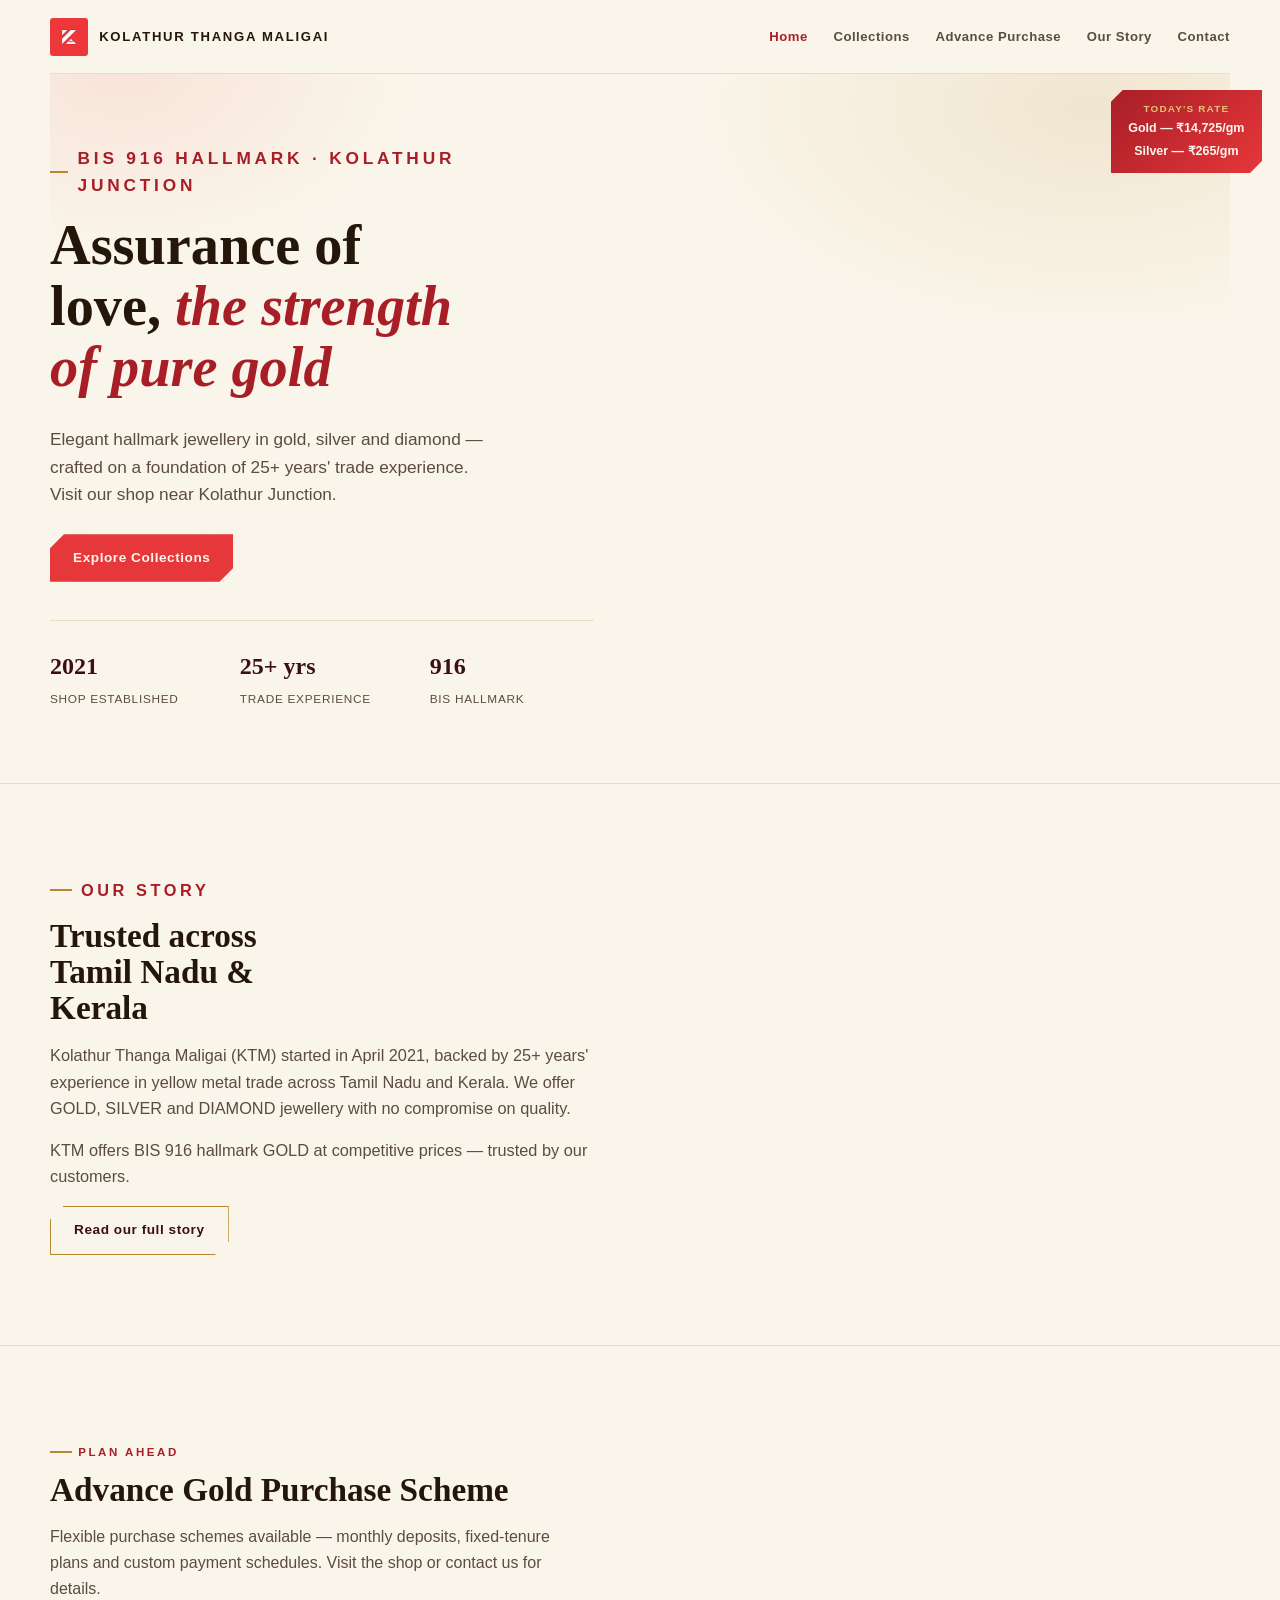
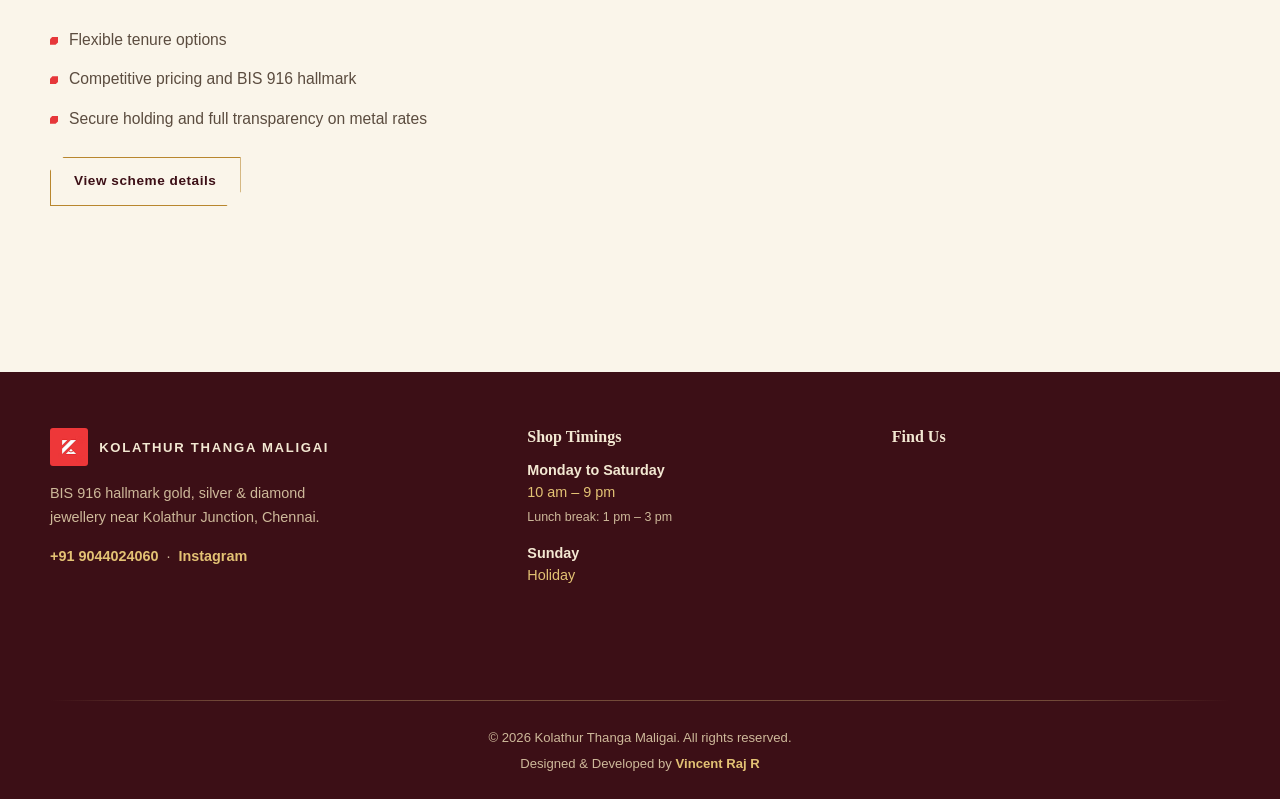
<file: index.html>
<!doctype html>
<html lang="en">
<head>
  <meta charset="utf-8" />
  <meta name="viewport" content="width=device-width,initial-scale=1" />
  <title>KOLATHUR THANGA MALIGAI</title>
  <link rel="preconnect" href="https://fonts.googleapis.com">
  <link rel="preconnect" href="https://fonts.gstatic.com" crossorigin>
  <link href="https://fonts.googleapis.com/css2?family=Cormorant+Garamond:ital,wght@0,500;0,600;0,700;1,500;1,600&family=Manrope:wght@500;600;700;800&display=swap" rel="stylesheet">
  <meta http-equiv="Content-Security-Policy" content="default-src 'self'; script-src 'self'; style-src 'self' 'unsafe-inline' https://fonts.googleapis.com; font-src https://fonts.gstatic.com; img-src 'self' data: https://images.unsplash.com; frame-src https://www.google.com; connect-src 'self' https://script.google.com; base-uri 'self'; form-action 'self';">
  <link rel="icon" type="image/png" href="logo.png">
  <link rel="stylesheet" href="styles.css">
</head>
<body>
  <header class="site-header">
    <div class="brand">
      <img src="logo.png" class="site-logo" alt="KTM logo">
      <div class="brand-text">Kolathur Thanga Maligai</div>
    </div>
    <nav class="nav">
      <a href="index.html" aria-current="page">Home</a>
      <a href="collections.html">Collections</a>
      <a href="advancegoldpurchasescheme.html">Advance Purchase</a>
      <a href="ourstory.html">Our Story</a>
      <a href="contact.html">Contact</a>
    </nav>
    <button class="nav-toggle" aria-label="Toggle menu" aria-expanded="false">☰</button>
  </header>

<div class="rate-badge" aria-hidden="true">
    <span class="rate-badge-title">Today's Rate</span>
    <span class="rate-badge-line gold"></span>
    <span class="rate-badge-line silver"></span>
  </div>

  <main>
    <section class="hero">
      <div class="container">
        <p class="eyebrow">BIS 916 Hallmark · Kolathur Junction</p>
        <h1>Assurance of love, <em>the strength of pure gold</em></h1>
        <p>Elegant hallmark jewellery in gold, silver and diamond — crafted on a foundation of 25+ years' trade experience. Visit our shop near Kolathur Junction.</p>
        <a class="btn" href="collections.html">Explore Collections</a>

        <div class="hero-tag">
          <div><strong>2021</strong><span>Shop established</span></div>
          <div><strong>25+ yrs</strong><span>Trade experience</span></div>
          <div><strong>916</strong><span>BIS hallmark</span></div>
        </div>
      </div>
    </section>

    <section id="about" class="about">
      <div class="container">
        <p class="eyebrow">Our Story</p>
        <h2>Trusted across Tamil Nadu &amp; Kerala</h2>
        <p>Kolathur Thanga Maligai (KTM) started in April 2021, backed by 25+ years' experience in yellow metal trade across Tamil Nadu and Kerala. We offer GOLD, SILVER and DIAMOND jewellery with no compromise on quality.</p>
        <p>KTM offers BIS 916 hallmark GOLD at competitive prices — trusted by our customers.</p>
        <a class="btn ghost" href="ourstory.html">Read our full story</a>
      </div>
    </section>

    <section id="purchase" class="purchase">
      <div class="container">
        <p class="eyebrow">Plan Ahead</p>
        <h2>Advance Gold Purchase Scheme</h2>
        <p>Flexible purchase schemes available — monthly deposits, fixed-tenure plans and custom payment schedules. Visit the shop or contact us for details.</p>
        <ul>
          <li>Flexible tenure options</li>
          <li>Competitive pricing and BIS 916 hallmark</li>
          <li>Secure holding and full transparency on metal rates</li>
        </ul>
        <br>
        <a class="btn ghost" href="advancegoldpurchasescheme.html">View scheme details</a>
      </div>
    </section>

    <!-- Contact & map moved to contact.html -->
  </main>

    <!-- Footer -->
<footer class="site-footer">
  <div class="footer-top">
    <div class="footer-brand">
      <div class="brand">
        <img src="logo.png" class="site-logo" alt="KTM logo">
        <div class="brand-text">Kolathur Thanga Maligai</div>
      </div>
      <p>BIS 916 hallmark gold, silver &amp; diamond jewellery near Kolathur Junction, Chennai.</p>
      <p class="footer-contact">
        <a href="tel:+91-09044024060">+91 9044024060</a>
        &nbsp;·&nbsp;
        <a href="https://www.instagram.com/kolathurthangamaligai/" target="_blank" rel="noopener">Instagram</a>
      </p>
    </div>
    <div class="footer-hours">
      <h3>Shop Timings</h3>
      <p><strong>Monday to Saturday</strong><span class="footer-hours-time">10 am – 9 pm</span><span class="footer-hours-note">Lunch break: 1 pm – 3 pm</span></p>
      <p><strong>Sunday</strong><span class="footer-hours-time">Holiday</span></p>
    </div>
    <div class="footer-map">
      <h3>Find Us</h3>
      <iframe
        src="https://www.google.com/maps/embed?pb=!1m18!1m12!1m3!1d3551.6532694494067!2d80.21641027465382!3d13.126443387203274!2m3!1f0!2f0!3f0!3m2!1i1024!2i768!4f13.1!3m3!1m2!1s0x3a52658e2895fca9%3A0xc379febebfebbcc2!2sKolathur%20Thanga%20Maligai!5e1!3m2!1sen!2sin!4v1787400267834!5m2!1sen!2sin"
        loading="lazy"
        referrerpolicy="no-referrer-when-downgrade"
        title="Kolathur Thanga Maligai location map">
      </iframe>
    </div>
  </div>

  <hr class="divider footer-divider">

  <div class="footer-bottom">
    <p>&copy; 2026 Kolathur Thanga Maligai. All rights reserved.</p>
    <p>Designed &amp; Developed by <a href="https://www.linkedin.com/in/vincentrajr/" target="_blank" rel="noopener noreferrer">Vincent Raj R</a></p>
  </div>
</footer>

<script src="rates.js"></script>
<script src="main.js"></script>
</body>
</html>
</file>
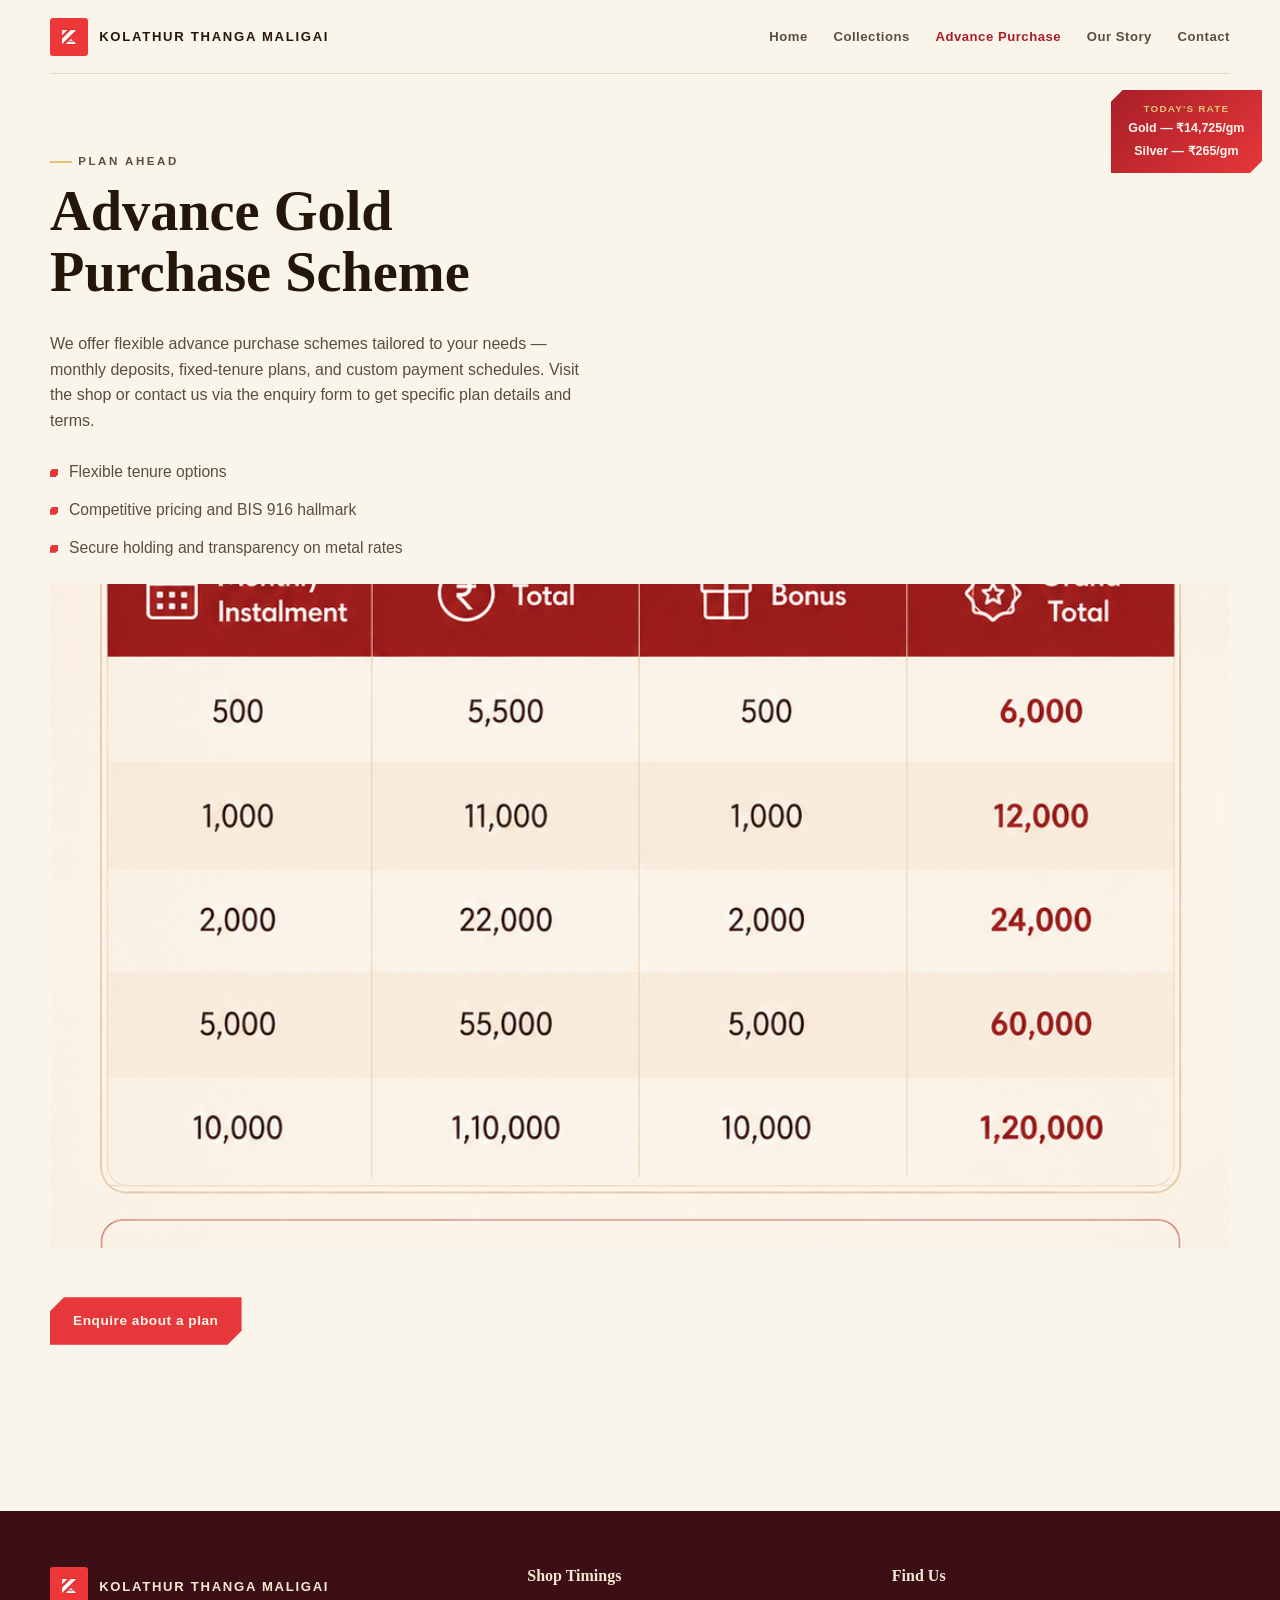
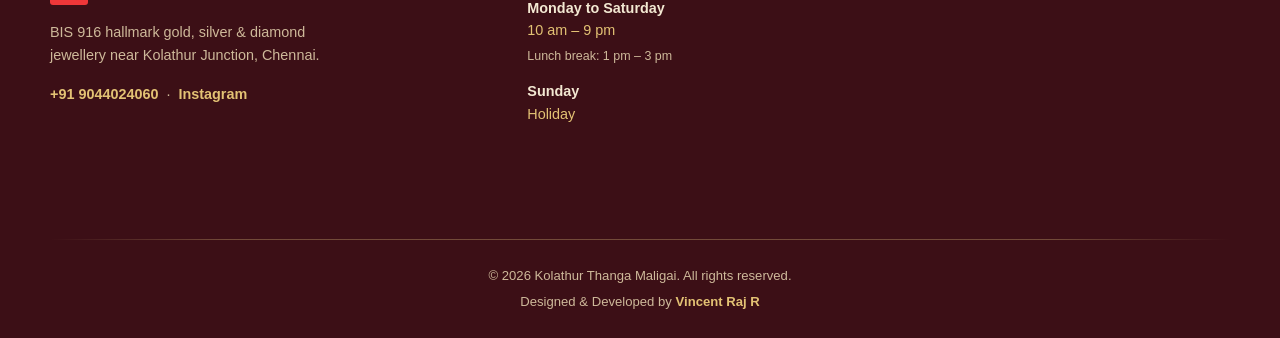
<file: advancegoldpurchasescheme.html>
<!doctype html>
<html lang="en">
<head>
  <meta charset="utf-8" />
  <meta name="viewport" content="width=device-width,initial-scale=1" />
  <title>Advance Gold Purchase Scheme — KTM</title>
  <link rel="preconnect" href="https://fonts.googleapis.com">
  <link rel="preconnect" href="https://fonts.gstatic.com" crossorigin>
  <link href="https://fonts.googleapis.com/css2?family=Cormorant+Garamond:ital,wght@0,500;0,600;0,700;1,500;1,600&family=Manrope:wght@500;600;700;800&display=swap" rel="stylesheet">
  <meta http-equiv="Content-Security-Policy" content="default-src 'self'; script-src 'self'; style-src 'self' 'unsafe-inline' https://fonts.googleapis.com; font-src https://fonts.gstatic.com; img-src 'self' data: https://images.unsplash.com; frame-src https://www.google.com; connect-src 'self' https://script.google.com; base-uri 'self'; form-action 'self';">
  <link rel="icon" type="image/png" href="logo.png">
  <link rel="stylesheet" href="styles.css">
</head>
<body>
  <header class="site-header">
    <div class="brand">
      <img src="logo.png" class="site-logo" alt="KTM logo">
      <div class="brand-text">Kolathur Thanga Maligai</div>
    </div>
    <nav class="nav">
      <a href="index.html">Home</a>
      <a href="collections.html">Collections</a>
      <a href="advancegoldpurchasescheme.html" aria-current="page">Advance Purchase</a>
      <a href="ourstory.html">Our Story</a>
      <a href="contact.html">Contact</a>
    </nav>
    <button class="nav-toggle" aria-label="Toggle menu" aria-expanded="false">☰</button>
  </header>

  <div class="rate-badge" aria-hidden="true">
    <span class="rate-badge-title">Today's Rate</span>
    <span class="rate-badge-line gold"></span>
    <span class="rate-badge-line silver"></span>
  </div>

  <main class="purchase-page">
    <section class="purchase">
      <div class="container">
        <p class="eyebrow">Plan Ahead</p>
        <h1>Advance Gold Purchase Scheme</h1>
        <p>We offer flexible advance purchase schemes tailored to your needs — monthly deposits, fixed-tenure plans, and custom payment schedules. Visit the shop or contact us via the enquiry form to get specific plan details and terms.</p>
        <ul>
          <li>Flexible tenure options</li>
          <li>Competitive pricing and BIS 916 hallmark</li>
          <li>Secure holding and transparency on metal rates</li>
        </ul>
        <picture>
          <source media="(max-width: 600px)" srcset="scheme-plan-phone.jpg">
          <img src="scheme-plan.jpg" alt="Advance Gold Purchase Scheme plan" style="width:100%; aspect-ratio:16/9; object-fit:cover; display:block; margin:1.5rem 0; border-radius:2px;">
        </picture>
        <style>
          @media (max-width: 600px){
            picture img{ aspect-ratio: 3/4 !important; object-fit: contain !important; background: var(--ivory-deep); }
          }
        </style>
        <br>
        <a class="btn" href="contact.html">Enquire about a plan</a>
      </div>
    </section>
  </main>

  <footer class="site-footer">
  <div class="footer-top">
    <div class="footer-brand">
      <div class="brand">
        <img src="logo.png" class="site-logo" alt="KTM logo">
        <div class="brand-text">Kolathur Thanga Maligai</div>
      </div>
      <p>BIS 916 hallmark gold, silver &amp; diamond jewellery near Kolathur Junction, Chennai.</p>
      <p class="footer-contact">
        <a href="tel:+91-09044024060">+91 9044024060</a>
        &nbsp;·&nbsp;
        <a href="https://www.instagram.com/kolathurthangamaligai/" target="_blank" rel="noopener">Instagram</a>
      </p>
    </div>
    <div class="footer-hours">
      <h3>Shop Timings</h3>
      <p><strong>Monday to Saturday</strong><span class="footer-hours-time">10 am – 9 pm</span><span class="footer-hours-note">Lunch break: 1 pm – 3 pm</span></p>
      <p><strong>Sunday</strong><span class="footer-hours-time">Holiday</span></p>
    </div>
    <div class="footer-map">
      <h3>Find Us</h3>
      <iframe
        src="https://www.google.com/maps/embed?pb=!1m18!1m12!1m3!1d3551.6532694494067!2d80.21641027465382!3d13.126443387203274!2m3!1f0!2f0!3f0!3m2!1i1024!2i768!4f13.1!3m3!1m2!1s0x3a52658e2895fca9%3A0xc379febebfebbcc2!2sKolathur%20Thanga%20Maligai!5e1!3m2!1sen!2sin!4v1787400267834!5m2!1sen!2sin"
        loading="lazy"
        referrerpolicy="no-referrer-when-downgrade"
        title="Kolathur Thanga Maligai location map">
      </iframe>
    </div>
  </div>

  <hr class="divider footer-divider">

  <div class="footer-bottom">
    <p>&copy; 2026 Kolathur Thanga Maligai. All rights reserved.</p>
    <p>Designed &amp; Developed by <a href="https://www.linkedin.com/in/vincentrajr/" target="_blank" rel="noopener noreferrer">Vincent Raj R</a></p>
  </div>
</footer>
  <script src="rates.js"></script>
  <script src="main.js"></script>
</body>
</html>
</file>
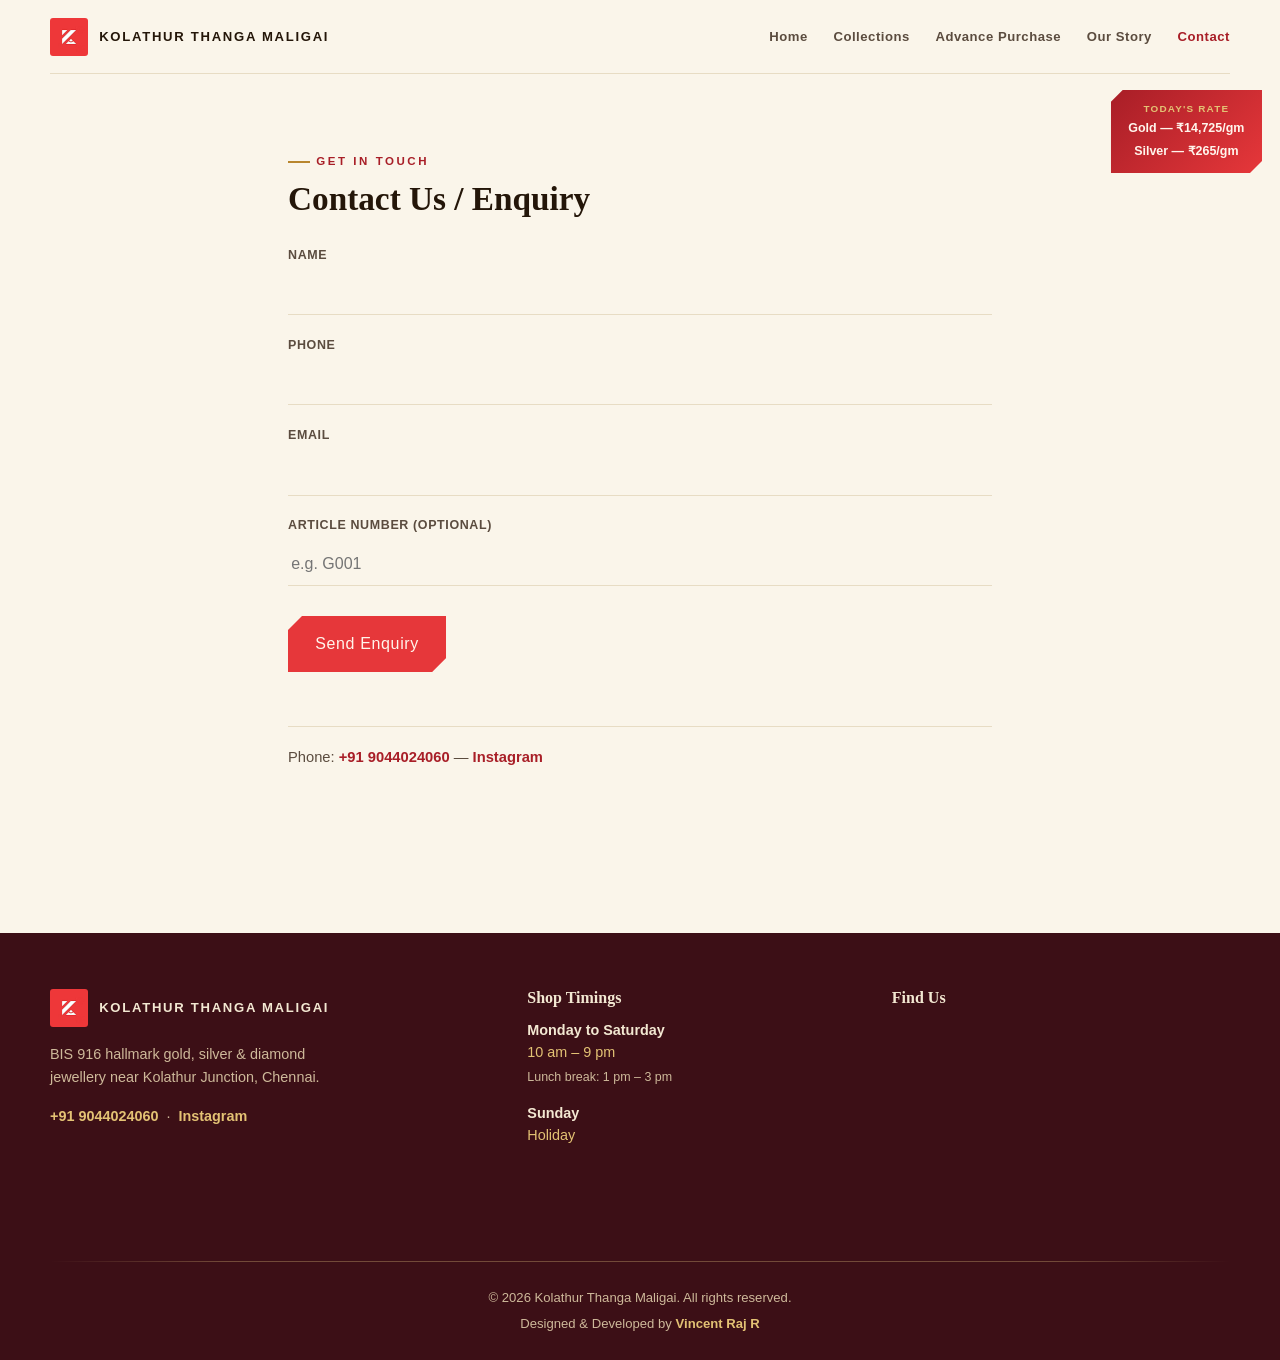
<file: contact.html>
<!doctype html>
<html lang="en">
<head>
  <meta charset="utf-8" />
  <meta name="viewport" content="width=device-width,initial-scale=1" />
  <title>Contact — KOLATHUR THANGA MALIGAI</title>
  <link rel="preconnect" href="https://fonts.googleapis.com">
  <link rel="preconnect" href="https://fonts.gstatic.com" crossorigin>
  <link href="https://fonts.googleapis.com/css2?family=Cormorant+Garamond:ital,wght@0,500;0,600;0,700;1,500;1,600&family=Manrope:wght@500;600;700;800&display=swap" rel="stylesheet">
  <meta http-equiv="Content-Security-Policy" content="default-src 'self'; script-src 'self'; style-src 'self' 'unsafe-inline' https://fonts.googleapis.com; font-src https://fonts.gstatic.com; img-src 'self' data: https://images.unsplash.com; frame-src https://www.google.com; connect-src 'self' https://script.google.com; base-uri 'self'; form-action 'self';">
  <link rel="icon" type="image/png" href="logo.png">
  <link rel="stylesheet" href="styles.css">
</head>
<body>
  <header class="site-header">
    <div class="brand">
      <img src="logo.png" class="site-logo" alt="KTM logo">
      <div class="brand-text">Kolathur Thanga Maligai</div>
    </div>
    <nav class="nav">
      <a href="index.html">Home</a>
      <a href="collections.html">Collections</a>
      <a href="advancegoldpurchasescheme.html">Advance Purchase</a>
      <a href="ourstory.html">Our Story</a>
      <a href="contact.html" aria-current="page">Contact</a>
    </nav>
    <button class="nav-toggle" aria-label="Toggle menu" aria-expanded="false">☰</button>
  </header>

  <div class="rate-badge" aria-hidden="true">
    <span class="rate-badge-title">Today's Rate</span>
    <span class="rate-badge-line gold"></span>
    <span class="rate-badge-line silver"></span>
  </div>

  <main class="contact-page">
    <section class="contact">
      <p class="eyebrow">Get in Touch</p>
      <h2>Contact Us / Enquiry</h2>
      <form id="enquiryForm">
        <label>Name<input type="text" name="name" required></label>
        <label>Phone<input type="tel" name="phone" required></label>
        <label>Email<input type="email" name="email"></label>
        <label>Article Number (optional)<input type="text" name="article" placeholder="e.g. G001"></label>
        <button type="submit" class="btn">Send Enquiry</button>
        <p id="enquiryStatus" class="form-note" role="status" aria-live="polite"></p>
                <div style="position:absolute;left:-9999px;top:-9999px;" aria-hidden="true">
          <label>Leave this field blank<input type="text" name="website" id="website" tabindex="-1" autocomplete="off"></label>
        </div>
      </form>
      <p class="contact-meta">Phone: <a href="tel:+91-09044024060">+91 9044024060</a> — <a href="https://www.instagram.com/kolathurthangamaligai/" target="_blank" rel="noopener">Instagram</a></p>
    </section>
  </main>

  <footer class="site-footer">
    <div class="footer-top">
      <div class="footer-brand">
        <div class="brand">
          <img src="logo.png" class="site-logo" alt="KTM logo">
          <div class="brand-text">Kolathur Thanga Maligai</div>
        </div>
        <p>BIS 916 hallmark gold, silver &amp; diamond jewellery near Kolathur Junction, Chennai.</p>
        <p class="footer-contact">
          <a href="tel:+91-09044024060">+91 9044024060</a>
          &nbsp;·&nbsp;
          <a href="https://www.instagram.com/kolathurthangamaligai/" target="_blank" rel="noopener">Instagram</a>
        </p>
      </div>
      <div class="footer-hours">
      <h3>Shop Timings</h3>
      <p><strong>Monday to Saturday</strong><span class="footer-hours-time">10 am – 9 pm</span><span class="footer-hours-note">Lunch break: 1 pm – 3 pm</span></p>
      <p><strong>Sunday</strong><span class="footer-hours-time">Holiday</span></p>
    </div>
      <div class="footer-map">
        <h3>Find Us</h3>
        <iframe
          src="https://www.google.com/maps/embed?pb=!1m18!1m12!1m3!1d3551.6532694494067!2d80.21641027465382!3d13.126443387203274!2m3!1f0!2f0!3f0!3m2!1i1024!2i768!4f13.1!3m3!1m2!1s0x3a52658e2895fca9%3A0xc379febebfebbcc2!2sKolathur%20Thanga%20Maligai!5e1!3m2!1sen!2sin!4v1787400267834!5m2!1sen!2sin"
          loading="lazy"
          referrerpolicy="no-referrer-when-downgrade"
          title="Kolathur Thanga Maligai location map">
        </iframe>
      </div>
    </div>

    <hr class="divider footer-divider">

    <div class="footer-bottom">
      <p>&copy; 2026 Kolathur Thanga Maligai. All rights reserved.</p>
      <p>Designed &amp; Developed by <a href="https://www.linkedin.com/in/vincentrajr/" target="_blank" rel="noopener noreferrer">Vincent Raj R</a></p>
    </div>
  </footer>
  
  <script src="rates.js"></script>
  <script src="main.js"></script>
  <script src="contact-form.js"></script>
</body>
</html>
</file>
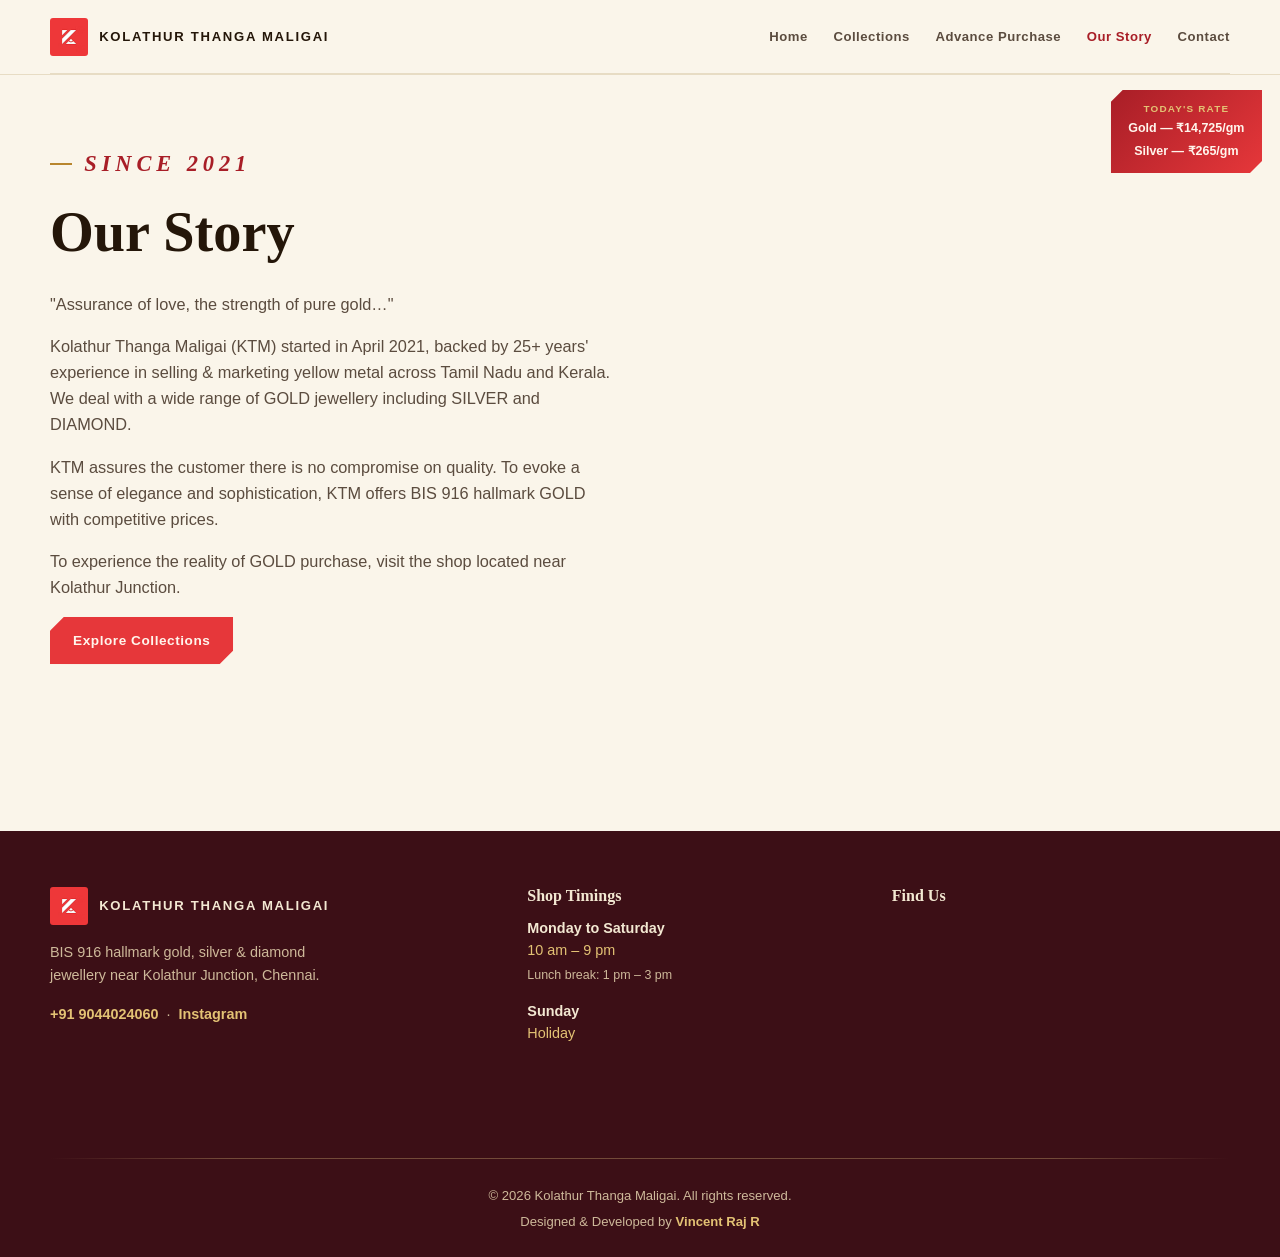
<file: ourstory.html>
<!doctype html>
<html lang="en">
<head>
  <meta charset="utf-8" />
  <meta name="viewport" content="width=device-width,initial-scale=1" />
  <title>Our Story — KTM</title>
  <link rel="preconnect" href="https://fonts.googleapis.com">
  <link rel="preconnect" href="https://fonts.gstatic.com" crossorigin>
  <link href="https://fonts.googleapis.com/css2?family=Cormorant+Garamond:ital,wght@0,500;0,600;0,700;1,500;1,600&family=Manrope:wght@500;600;700;800&display=swap" rel="stylesheet">
  <meta http-equiv="Content-Security-Policy" content="default-src 'self'; script-src 'self'; style-src 'self' 'unsafe-inline' https://fonts.googleapis.com; font-src https://fonts.gstatic.com; img-src 'self' data: https://images.unsplash.com; frame-src https://www.google.com; connect-src 'self' https://script.google.com; base-uri 'self'; form-action 'self';">
  <link rel="icon" type="image/png" href="logo.png">
  <link rel="stylesheet" href="styles.css">
</head>
<body>
  <header class="site-header">
    <div class="brand">
      <img src="logo.png" class="site-logo" alt="KTM logo">
      <div class="brand-text">Kolathur Thanga Maligai</div>
    </div>
    <nav class="nav">
      <a href="index.html">Home</a>
      <a href="collections.html">Collections</a>
      <a href="advancegoldpurchasescheme.html">Advance Purchase</a>
      <a href="ourstory.html" aria-current="page">Our Story</a>
      <a href="contact.html">Contact</a>
    </nav>
    <button class="nav-toggle" aria-label="Toggle menu" aria-expanded="false">☰</button>
  </header>

  <div class="rate-badge" aria-hidden="true">
    <span class="rate-badge-title">Today's Rate</span>
    <span class="rate-badge-line gold"></span>
    <span class="rate-badge-line silver"></span>
  </div>

  <main class="story-page">
    <section class="about">
      <div class="container">
        <p class="eyebrow">Since 2021</p>
        <h1>Our Story</h1>
        <p>"Assurance of love, the strength of pure gold…"</p>
        <p>Kolathur Thanga Maligai (KTM) started in April 2021, backed by 25+ years' experience in selling &amp; marketing yellow metal across Tamil Nadu and Kerala. We deal with a wide range of GOLD jewellery including SILVER and DIAMOND.</p>
        <p>KTM assures the customer there is no compromise on quality. To evoke a sense of elegance and sophistication, KTM offers BIS 916 hallmark GOLD with competitive prices.</p>
        <p>To experience the reality of GOLD purchase, visit the shop located near Kolathur Junction.</p>
        <a class="btn" href="collections.html">Explore Collections</a>
      </div>
    </section>
  </main>
  <footer class="site-footer">
  <div class="footer-top">
    <div class="footer-brand">
      <div class="brand">
        <img src="logo.png" class="site-logo" alt="KTM logo">
        <div class="brand-text">Kolathur Thanga Maligai</div>
      </div>
      <p>BIS 916 hallmark gold, silver &amp; diamond jewellery near Kolathur Junction, Chennai.</p>
      <p class="footer-contact">
        <a href="tel:+91-09044024060">+91 9044024060</a>
        &nbsp;·&nbsp;
        <a href="https://www.instagram.com/kolathurthangamaligai/" target="_blank" rel="noopener">Instagram</a>
      </p>
    </div>
    <div class="footer-hours">
      <h3>Shop Timings</h3>
      <p><strong>Monday to Saturday</strong><span class="footer-hours-time">10 am – 9 pm</span><span class="footer-hours-note">Lunch break: 1 pm – 3 pm</span></p>
      <p><strong>Sunday</strong><span class="footer-hours-time">Holiday</span></p>
    </div>
    <div class="footer-map">
      <h3>Find Us</h3>
      <iframe
        src="https://www.google.com/maps/embed?pb=!1m18!1m12!1m3!1d3551.6532694494067!2d80.21641027465382!3d13.126443387203274!2m3!1f0!2f0!3f0!3m2!1i1024!2i768!4f13.1!3m3!1m2!1s0x3a52658e2895fca9%3A0xc379febebfebbcc2!2sKolathur%20Thanga%20Maligai!5e1!3m2!1sen!2sin!4v1787400267834!5m2!1sen!2sin"
        loading="lazy"
        referrerpolicy="no-referrer-when-downgrade"
        title="Kolathur Thanga Maligai location map">
      </iframe>
    </div>
  </div>

  <hr class="divider footer-divider">

  <div class="footer-bottom">
    <p>&copy; 2026 Kolathur Thanga Maligai. All rights reserved.</p>
    <p>Designed &amp; Developed by <a href="https://www.linkedin.com/in/vincentrajr/" target="_blank" rel="noopener noreferrer">Vincent Raj R</a></p>
  </div>
</footer>

 <script src="rates.js"></script>
 <script src="main.js"></script>
</body>
</html>
</file>
<file: styles.css>
/* ==========================================================================
   KOLATHUR THANGA MALIGAI — stylesheet
   Palette drawn from the shop's own mark: signal red, warm gold, deep wine,
   ivory paper. Display serif for headings, geometric sans for everything
   else — heritage trade, modern shop. Facet-cut corners echo the angled
   strokes of the "K" mark throughout: cards, buttons, dividers, frames.
   ========================================================================== */

:root{
  /* -- color -- */
  --ink:        #241609;
  --ink-soft:   #5b4c3f;
  --paper:      #fffdf8;
  --ivory:      #faf5ea;
  --ivory-deep: #f2e9d8;
  --red:        #e6373a;
  --red-deep:   #a81e27;
  --wine:       #3c0f16;
  --gold:       #b8862e;
  --gold-light: #e3c274;
  --gold-hair:  #d8b979;
  --line:       #e7dcc4;

  /* -- type -- */
  --display: "Cormorant Garamond", "Times New Roman", serif;
  --body:    "Manrope", -apple-system, BlinkMacSystemFont, "Segoe UI", sans-serif;

  /* -- shape / motion -- */
  --facet: 18px;
  --facet-lg: 34px;
  --ease: cubic-bezier(.22,.68,.32,1);
  --radius: 2px;

  --container: 1180px;

  /* -- shared vertical rhythm for page tops, so every page's first heading
        sits the same distance below the sticky nav -- */
  --page-pad-top:    clamp(2.75rem, 5.5vw, 4.5rem);
  --page-pad-bottom: clamp(3rem, 6vw, 4.5rem);
}

*, *::before, *::after{ box-sizing: border-box; }

html{ scroll-behavior: smooth; }
@media (prefers-reduced-motion: reduce){
  html{ scroll-behavior: auto; }
  *, *::before, *::after{ animation-duration: 0.01ms !important; animation-iteration-count: 1 !important; transition-duration: 0.01ms !important; }
}

body{
  margin: 0;
  background: var(--ivory);
  color: var(--ink);
  font-family: var(--body);
  font-size: 16px;
  line-height: 1.6;
  -webkit-font-smoothing: antialiased;
}

img{ max-width: 100%; display: block; }

a{ color: inherit; text-decoration: none; }

h1, h2, h3, h4{
  font-family: var(--display);
  font-weight: 600;
  line-height: 1.08;
  margin: 0 0 .5em;
  color: var(--ink);
}

h1{ font-size: clamp(2.4rem, 4.4vw, 4.1rem); font-weight: 600; }
h2{ font-size: clamp(1.7rem, 2.6vw, 2.5rem); }
h3{ font-size: clamp(1.25rem, 1.8vw, 1.6rem); }

p{ margin: 0 0 1em; color: var(--ink-soft); }

.eyebrow{
  display: inline-flex;
  align-items: center;
  gap: .55em;
  font-family: var(--body);
  font-weight: 700;
  font-size: .72rem;
  letter-spacing: .22em;
  text-transform: uppercase;
  color: var(--red-deep);
  margin-bottom: .9em;
}
.eyebrow::before{
  content: "";
  width: 22px; height: 2px;
  background: var(--gold);
}

::selection{ background: var(--gold-light); color: var(--wine); }

:focus-visible{
  outline: 2px solid var(--red);
  outline-offset: 3px;
}

/* -- layout helpers -- */
.container, .site-header, .site-footer > *{
  width: calc(100% - 3rem);
  max-width: var(--container);
  margin-left: auto;
  margin-right: auto;
}

section{ padding: clamp(3.5rem, 7vw, 6.5rem) 0; }

/* faceted corner — the signature cut, borrowed from the logotype's angled strokes */
.facet-tl{ clip-path: polygon(var(--facet) 0, 100% 0, 100% 100%, 0 100%, 0 var(--facet)); }
.facet-br{ clip-path: polygon(0 0, 100% 0, 100% calc(100% - var(--facet)), calc(100% - var(--facet)) 100%, 0 100%); }
.facet-both{ clip-path: polygon(var(--facet) 0, 100% 0, 100% calc(100% - var(--facet)), calc(100% - var(--facet)) 100%, 0 100%, 0 var(--facet)); }

.divider{
  height: 1px;
  background: linear-gradient(90deg, transparent, var(--gold-hair) 15%, var(--gold-hair) 85%, transparent);
  border: 0;
  margin: 0;
}


/* ==========================================================================
   Header / Nav
   ========================================================================== */
.site-header{
  display: flex;
  align-items: center;
  justify-content: space-between;
  gap: 1.5rem;
  padding-block: 1.1rem;
  position: sticky;
  top: 0;
  z-index: 50;
  border-bottom: 1px solid var(--line);
}
.site-header::before{
  content: "";
  position: absolute;
  inset: 0;
  z-index: -1;
  background: rgba(250, 245, 234, .92);
  backdrop-filter: blur(6px);
}

.brand{
  display: flex;
  align-items: center;
  gap: .7rem;
  min-width: 0;
}

.site-logo{
  width: 38px;
  height: 38px;
  border-radius: 3px;
  flex-shrink: 0;
}

.brand-text{
  font-family: var(--body);
  font-weight: 800;
  font-size: .82rem;
  letter-spacing: .13em;
  text-transform: uppercase;
  color: var(--ink);
  white-space: nowrap;
}
.brand-text::after{
  content: "";
}

.nav{
  display: flex;
  align-items: center;
  gap: clamp(1rem, 2vw, 2.1rem);
}

.nav a{
  font-size: .82rem;
  font-weight: 600;
  letter-spacing: .04em;
  color: var(--ink-soft);
  padding-block: .3rem;
  position: relative;
  transition: color .2s var(--ease);
}
.nav a::after{
  content: "";
  position: absolute;
  left: 0; right: 100%;
  bottom: -3px;
  height: 2px;
  background: var(--red);
  transition: right .25s var(--ease);
}
.nav a:hover, .nav a:focus-visible{ color: var(--ink); }
.nav a:hover::after, .nav a:focus-visible::after{ right: 0; }
.nav a[aria-current="page"]{ color: var(--red-deep); }

.nav-toggle{
  display: none;
  width: 40px; height: 40px;
  border: 1px solid var(--line);
  background: var(--paper);
  border-radius: 3px;
  font-size: 1.1rem;
  cursor: pointer;
}

@media (max-width: 380px){
  .site-header{ gap: .6rem; }
  .brand{ gap: .5rem; }
  .brand-text{ font-size: .72rem; letter-spacing: .09em; }
  .site-logo{ width: 32px; height: 32px; }
}

@media (max-width: 760px){
  .nav{
    position: fixed;
    inset: 64px 0 auto 0;
    background: var(--paper);
    flex-direction: column;
    align-items: flex-start;
    gap: 0;
    padding: .5rem 1.5rem 1.25rem;
    border-bottom: 1px solid var(--line);
    box-shadow: 0 18px 30px -22px rgba(36, 22, 9, .35);
    transform: translateY(-8px);
    opacity: 0;
    pointer-events: none;
    transition: all .22s var(--ease);
  }
  .nav.open{ transform: translateY(0); opacity: 1; pointer-events: auto; }
  .nav a{ padding: .7rem 0; width: 100%; border-bottom: 1px solid var(--line); }
  .nav a:last-child{ border-bottom: 0; }
  .nav-toggle{ display: block; }
}

/* ==========================================================================
   Rate badge (home page only) — decorative, non-interactive
   ========================================================================== */
.rate-badge{
  position: fixed;
  top: 90px;
  right: 18px;
  z-index: 40;
  pointer-events: none;
  user-select: none;
  cursor: default;

  display: flex;
  flex-direction: column;
  align-items: center;
  gap: .15rem;
  padding: .7rem 1.1rem;
  background: linear-gradient(135deg, var(--red-deep), var(--red));
  color: #fff5ec;
  clip-path: polygon(12px 0, 100% 0, 100% calc(100% - 12px), calc(100% - 12px) 100%, 0 100%, 0 12px);
  box-shadow: 0 12px 26px -12px rgba(168, 30, 39, .55);
  overflow: hidden;
}

.rate-badge-title{
  font-size: .62rem;
  font-weight: 800;
  letter-spacing: .12em;
  text-transform: uppercase;
  color: var(--gold-light);
}
.rate-badge-line{
  font-size: .78rem;
  font-weight: 700;
  white-space: nowrap;
}

/* shine sweep */
.rate-badge::after{
  content: "";
  position: absolute;
  top: 0;
  left: -60%;
  width: 40%;
  height: 100%;
  background: linear-gradient(120deg, transparent, rgba(255,255,255,.55), transparent);
  transform: skewX(-20deg);
  animation: rate-shine 3.2s ease-in-out infinite;
}
@keyframes rate-shine{
  0%   { left: -60%; }
  55%  { left: 130%; }
  100% { left: 130%; }
}

@media (max-width: 600px){
  .rate-badge{ top: 76px; right: 12px; padding: .55rem .85rem; }
  .rate-badge-line{ font-size: .72rem; }
}

/* ==========================================================================
   Buttons
   ========================================================================== */
.btn{
  display: inline-flex;
  align-items: center;
  gap: .6em;
  background: var(--red);
  color: #fff5ec;
  font-family: var(--body);
  font-weight: 700;
  font-size: .85rem;
  letter-spacing: .04em;
  padding: .95em 1.7em;
  border: 0;
  cursor: pointer;
  clip-path: polygon(14px 0, 100% 0, 100% calc(100% - 14px), calc(100% - 14px) 100%, 0 100%, 0 14px);
  transition: background .2s var(--ease), transform .2s var(--ease), box-shadow .2s var(--ease);
  box-shadow: 0 10px 24px -14px rgba(230, 55, 58, .55);
}
.btn:hover, .btn:focus-visible{
  background: var(--red-deep);
  transform: translateY(-2px);
  box-shadow: 0 16px 28px -14px rgba(168, 30, 39, .55);
}
.btn.ghost{
  background: transparent;
  color: var(--wine);
  border: 1.5px solid var(--gold);
  box-shadow: none;
}
.btn.ghost:hover, .btn.ghost:focus-visible{
  background: var(--wine);
  color: var(--ivory);
  border-color: var(--wine);
}
.btn.ghost.on-dark{
  margin-top: 1.7rem;
  color: var(--ivory);
  border-color: var(--gold-light);
}
.btn.ghost.on-dark:hover, .btn.ghost.on-dark:focus-visible{
  background: var(--gold-light);
  color: var(--wine);
  border-color: var(--gold-light);
}

/* ==========================================================================
   Home — hero
   ========================================================================== */
.hero{
  padding-top: var(--page-pad-top);
  padding-bottom: var(--page-pad-bottom);
  position: relative;
}
.hero::before{
  content: "";
  position: absolute;
  top: -1px; left: 50%;
  transform: translateX(-50%);
  width: calc(100% - 3rem);
  max-width: var(--container);
  height: 420px;
  background:
    radial-gradient(560px 320px at 88% 8%, rgba(184,134,46,.14), transparent 70%),
    radial-gradient(420px 260px at 6% 0%, rgba(230,55,58,.09), transparent 70%);
  pointer-events: none;
  z-index: -1;
}

.hero h1{ max-width: 15ch; }
.hero h1 em{
  font-style: italic;
  color: var(--red-deep);
}
.hero p{
  max-width: 46ch;
  font-size: 1.08rem;
}
.hero .btn{ margin-top: .5rem; }

.hero-tag{
  display: flex;
  flex-wrap: wrap;
  gap: 1.6rem;
  margin-top: 2.4rem;
  padding-top: 1.6rem;
  border-top: 1px solid var(--line);
  max-width: 34rem;
}
.hero-tag div{ flex: 1; min-width: 8rem; }
.hero-tag strong{
  display: block;
  font-family: var(--display);
  font-size: 1.5rem;
  color: var(--wine);
}
.hero-tag span{
  font-size: .74rem;
  letter-spacing: .06em;
  text-transform: uppercase;
  color: var(--ink-soft);
}

/* ==========================================================================
   About
   ========================================================================== */
.about{ border-top: 1px solid var(--line); }
.about h2{ max-width: 16ch; }
.about p{ max-width: 62ch; font-size: 1.02rem; }

/* ==========================================================================
   Purchase-scheme callout
   ========================================================================== */
.purchase{
  background: var(--wine);
  color: var(--ivory);
  clip-path: polygon(0 0, 100% 0, 100% 100%, var(--facet-lg) 100%, 0 calc(100% - var(--facet-lg)));
}
.purchase h2{ color: var(--ivory); }
.purchase p{ color: #e8dcc8; max-width: 60ch; }
.purchase .eyebrow{ color: var(--gold-light); }
.purchase .eyebrow::before{ background: var(--gold-light); }
.purchase ul{
  list-style: none;
  margin: 1.6rem 0 0;
  padding: 0;
  display: grid;
  gap: .9rem;
  max-width: 40rem;
}
.purchase li{
  display: flex;
  align-items: baseline;
  gap: .7em;
  font-size: .98rem;
  color: #ece1ce;
}
.purchase li::before{
  content: "";
  width: 8px; height: 8px;
  background: var(--gold);
  flex-shrink: 0;
  clip-path: polygon(30% 0, 100% 0, 100% 70%, 70% 100%, 0 100%, 0 30%);
}

/* generic page hero (sub-pages) */
.purchase-page .purchase, .story-page .about{
  padding-top: var(--page-pad-top);
}
.purchase-page{ padding-top: 0; }
.purchase-page .purchase{
  clip-path: none;
  background: transparent;
  color: var(--ink);
}
.purchase-page .purchase h1{ max-width: 20ch; }
.purchase-page .purchase p{ color: var(--ink-soft); max-width: 60ch; }
.purchase-page .purchase ul{ max-width: 42rem; }
.purchase-page .purchase li{ color: var(--ink-soft); }
.purchase-page .purchase li::before{ background: var(--red); }

/* Home page — advance purchase section, light (no wine card) */
#purchase.purchase{
  clip-path: none;
  background: transparent;
  color: var(--ink);
  border-top: 1px solid var(--line);
}
#purchase.purchase h2{ color: var(--ink); }
#purchase.purchase p{ color: var(--ink-soft); }
#purchase.purchase .eyebrow{ color: var(--red-deep); }
#purchase.purchase .eyebrow::before{ background: var(--gold); }
#purchase.purchase li{ color: var(--ink-soft); }
#purchase.purchase li::before{ background: var(--red); }

/* ==========================================================================
   Footer
   ========================================================================== */
.site-footer{
  margin-top: clamp(3rem, 6vw, 5rem);
  background: var(--wine);
  color: #ceb99a;
  padding-block: clamp(2.5rem, 5vw, 3.5rem) 1.6rem;
}

.footer-top{
  width: calc(100% - 3rem);
  max-width: var(--container);
  margin: 0 auto;
  display: grid;
  grid-template-columns: 1.1fr .8fr .9fr;
  gap: clamp(2rem, 5vw, 4rem);
  align-items: start;
}
@media (max-width: 900px){
  .footer-top{ grid-template-columns: 1fr 1fr; }
}
@media (max-width: 700px){
  .footer-top{ grid-template-columns: 1fr; }
}

.footer-brand .brand-text{ color: #f3e8d2; }
.footer-brand p{ color: #ceb99a; font-size: .9rem; max-width: 34ch; margin: 1rem 0 0; }
.footer-contact a{ color: var(--gold-light); font-weight: 600; }
.footer-contact a:hover{ color: #fff; }

.footer-hours h3{ color: #f3e8d2; font-size: 1rem; margin-bottom: .8rem; }
.footer-hours p{ margin: 0 0 .9rem; font-size: .9rem; line-height: 1.55; }
.footer-hours p:last-child{ margin-bottom: 0; }
.footer-hours strong{ color: #f3e8d2; display: block; }
.footer-hours-time{ display: block; color: var(--gold-light); }
.footer-hours-note{
  display: block;
  margin-top: .3rem;
  font-size: .78rem;
  color: #ceb99a;
}

.footer-map h3{ color: #f3e8d2; font-size: 1rem; margin-bottom: .8rem; }
.footer-map iframe{
  width: 100%;
  height: 200px;
  border: 0;
  display: block;
  clip-path: polygon(var(--facet) 0, 100% 0, 100% 100%, 0 100%, 0 var(--facet));
}

.footer-divider{
  width: calc(100% - 3rem);
  max-width: var(--container);
  margin: clamp(2rem, 4vw, 2.6rem) auto 1.6rem;
  background: linear-gradient(90deg, transparent, rgba(216,185,121,.35) 15%, rgba(216,185,121,.35) 85%, transparent);
}

.footer-bottom{
  width: calc(100% - 3rem);
  max-width: var(--container);
  margin: 0 auto;
  display: flex;
  flex-direction: column;
  align-items: center;
  gap: .3rem;
  text-align: center;
  font-size: .82rem;
  color: #ceb99a;
}
.footer-bottom p{ margin: 0; color: inherit; }
.footer-bottom a{ color: var(--gold-light); font-weight: 600; }
.footer-bottom a:hover{ color: #fff; }

/* ==========================================================================
   Collections
   ========================================================================== */
.collections-page{ padding-top: var(--page-pad-top); }

.controls{
  display: flex;
  gap: 1rem;
  flex-wrap: wrap;
  padding-top: 0;
  margin-bottom: 2.6rem;
  padding-bottom: 1.6rem;
  border-bottom: 1px solid var(--line);
}
.controls input, .controls select{
  font-family: var(--body);
  font-size: .92rem;
  padding: .8em 1em;
  border: 1px solid var(--line);
  background: var(--paper);
  color: var(--ink);
  border-radius: var(--radius);
}
.controls input{ flex: 1; min-width: 220px; }
@media (max-width: 420px){
  .controls{ flex-direction: column; }
  .controls input{ min-width: 0; width: 100%; }
  .controls select{ width: 100%; }
}
.controls input:focus, .controls select:focus{
  outline: none;
  border-color: var(--gold);
  box-shadow: 0 0 0 3px rgba(184,134,46,.15);
}

.cards{
  display: grid;
  grid-template-columns: repeat(auto-fill, minmax(240px, 1fr));
  gap: 1.6rem;
  padding-bottom: 3rem;
}

.card{
  background: var(--paper);
  border: 1px solid var(--line);
  cursor: pointer;
  overflow: hidden;
  clip-path: polygon(var(--facet) 0, 100% 0, 100% 100%, 0 100%, 0 var(--facet));
  transition: transform .25s var(--ease), box-shadow .25s var(--ease), border-color .25s var(--ease);
}
.card:hover, .card:focus-visible{
  transform: translateY(-5px);
  border-color: var(--gold);
  box-shadow: 0 20px 34px -20px rgba(60, 15, 22, .35);
}
.card img{
  width: 100%;
  aspect-ratio: 1 / 1;
  object-fit: cover;
  background: var(--ivory-deep);
}
.card-body{ padding: 1rem 1.1rem 1.2rem; }
.card-tag{
  display: inline-block;
  font-size: .66rem;
  font-weight: 800;
  letter-spacing: .09em;
  text-transform: uppercase;
  color: var(--red-deep);
  background: rgba(230,55,58,.08);
  padding: .3em .7em;
  margin-bottom: .6em;
}
.card-name{
  font-family: var(--display);
  font-size: 1.2rem;
  font-weight: 600;
  margin-bottom: .15em;
}
.card-id{
  font-size: .75rem;
  color: var(--ink-soft);
  letter-spacing: .03em;
}

/* ==========================================================================
   Lightbox
   ========================================================================== */
.lightbox{
  position: fixed;
  inset: 0;
  background: rgba(36, 15, 12, .92);
  display: flex;
  flex-direction: column;
  align-items: center;
  justify-content: center;
  z-index: 200;
  padding: 2rem;
  overflow-y: auto;
}
.lightbox.hidden{ display: none; }

.lb-close{
  position: absolute;
  top: 1.3rem; right: 1.5rem;
  width: 42px; height: 42px;
  border: 1px solid rgba(255,255,255,.3);
  background: transparent;
  color: var(--ivory);
  font-size: 1.1rem;
  cursor: pointer;
  border-radius: 50%;
  transition: background .2s;
}
.lb-close:hover{ background: rgba(255,255,255,.12); }

.lb-carousel{
  position: relative;
  display: flex;
  align-items: center;
  justify-content: center;
  width: min(100%, 58vh, 720px);
  max-width: 720px;
  flex-shrink: 0;
}

.carousel-btn{
  width: 44px; height: 44px;
  flex-shrink: 0;
  border-radius: 50%;
  border: 1px solid var(--gold);
  background: rgba(36, 15, 12, .55);
  color: var(--gold-light);
  font-size: 1.4rem;
  cursor: pointer;
  transition: background .2s, color .2s;
  position: absolute;
  top: 50%;
  transform: translateY(-50%);
  z-index: 2;
}
.carousel-btn:hover{ background: var(--gold); color: var(--wine); }
#prevBtn{ left: -8px; }
#nextBtn{ right: -8px; }
@media (min-width: 560px){
  #prevBtn{ left: -56px; }
  #nextBtn{ right: -56px; }
}
@media (max-width: 480px){
  .lightbox{ padding: 3.25rem 1rem 1.25rem; }
  .lb-carousel{ width: min(100%, 54vh, 720px); }
  #prevBtn{ left: 8px; }
  #nextBtn{ right: 8px; }
  .carousel-btn{ width: 38px; height: 38px; font-size: 1.2rem; }
  .lb-close{ top: .75rem; right: .75rem; }
}

.lb-image-wrap{
  width: 100%;
  aspect-ratio: 1/1;
  background: var(--ivory-deep);
  position: relative;
  touch-action: pan-y;
}
.lb-image-wrap img{ width: 100%; height: 100%; object-fit: cover; user-select: none; -webkit-user-drag: none; }
.lb-counter{
  position: absolute;
  bottom: .7rem; right: .7rem;
  background: rgba(36, 15, 12, .68);
  color: var(--ivory);
  font-size: .72rem;
  font-weight: 700;
  letter-spacing: .03em;
  padding: .3em .65em;
  border-radius: 20px;
}

.lb-info{
  color: var(--ivory);
  text-align: center;
  margin-top: 1.4rem;
  max-width: 46rem;
}
.lb-info h3{ color: var(--ivory); margin-bottom: .3em; }
.lb-info p{ color: #d9c9ac; font-size: .92rem; }

/* ==========================================================================
   Contact
   ========================================================================== */
main.contact-page{
  display: grid;
  grid-template-columns: 1fr;
  gap: clamp(2rem, 5vw, 4rem);
  padding-top: var(--page-pad-top);
  padding-bottom: var(--page-pad-bottom);
  align-items: start;
  width: calc(100% - 3rem);
  max-width: 44rem;
  margin-left: auto;
  margin-right: auto;
}
.contact-page .contact{
  padding: 0;
}

#enquiryForm{
  display: grid;
  gap: 1.3rem;
  margin: 1.8rem 0;
}
#enquiryForm label{
  display: block;
  font-size: .78rem;
  font-weight: 700;
  letter-spacing: .05em;
  text-transform: uppercase;
  color: var(--ink-soft);
}
#enquiryForm input{
  display: block;
  width: 100%;
  margin-top: .5rem;
  font-family: var(--body);
  font-size: 1rem;
  padding: .7em .2em;
  border: none;
  border-bottom: 1.5px solid var(--line);
  background: transparent;
  color: var(--ink);
  transition: border-color .2s;
}
#enquiryForm input:focus{
  outline: none;
  border-bottom-color: var(--red);
}
#enquiryForm button{
  justify-self: start;
  margin-top: .6rem;
  font: inherit;
}
.form-note{
  font-size: .85rem;
  margin-top: -.6rem;
}
.form-note.ok{ color: #2f6b45; }
.form-note.err{ color: var(--red-deep); }

.contact-meta{
  padding-top: 1.2rem;
  border-top: 1px solid var(--line);
  font-size: .92rem;
}
.contact-meta a{ color: var(--red-deep); font-weight: 600; }

/* ==========================================================================
   Article page
   ========================================================================== */
.article-page{
  padding-top: var(--page-pad-top);
  padding-bottom: var(--page-pad-bottom);
}
.article-page h1{ max-width: 20ch; }
.article-gallery{
  display: grid;
  grid-template-columns: repeat(auto-fill, minmax(200px, 1fr));
  gap: 1rem;
  margin: 1.6rem 0 2rem;
}
.article-gallery img{
  aspect-ratio: 1/1;
  object-fit: cover;
  clip-path: polygon(var(--facet) 0, 100% 0, 100% 100%, 0 100%, 0 var(--facet));
}

/* ==========================================================================
   Our story page
   ========================================================================== */
.story-page .about p:first-of-type{
  font-family: var(--display);
  font-style: italic;
  font-size: 1.4rem;
  color: var(--red-deep);
}

/* ==========================================================================
   Purchase / scheme details page list styling override for sub-page (light)
   ========================================================================== */
.purchase-page ul{
  list-style: none;
  padding: 0;
  display: grid;
  gap: .8rem;
}
</file>
